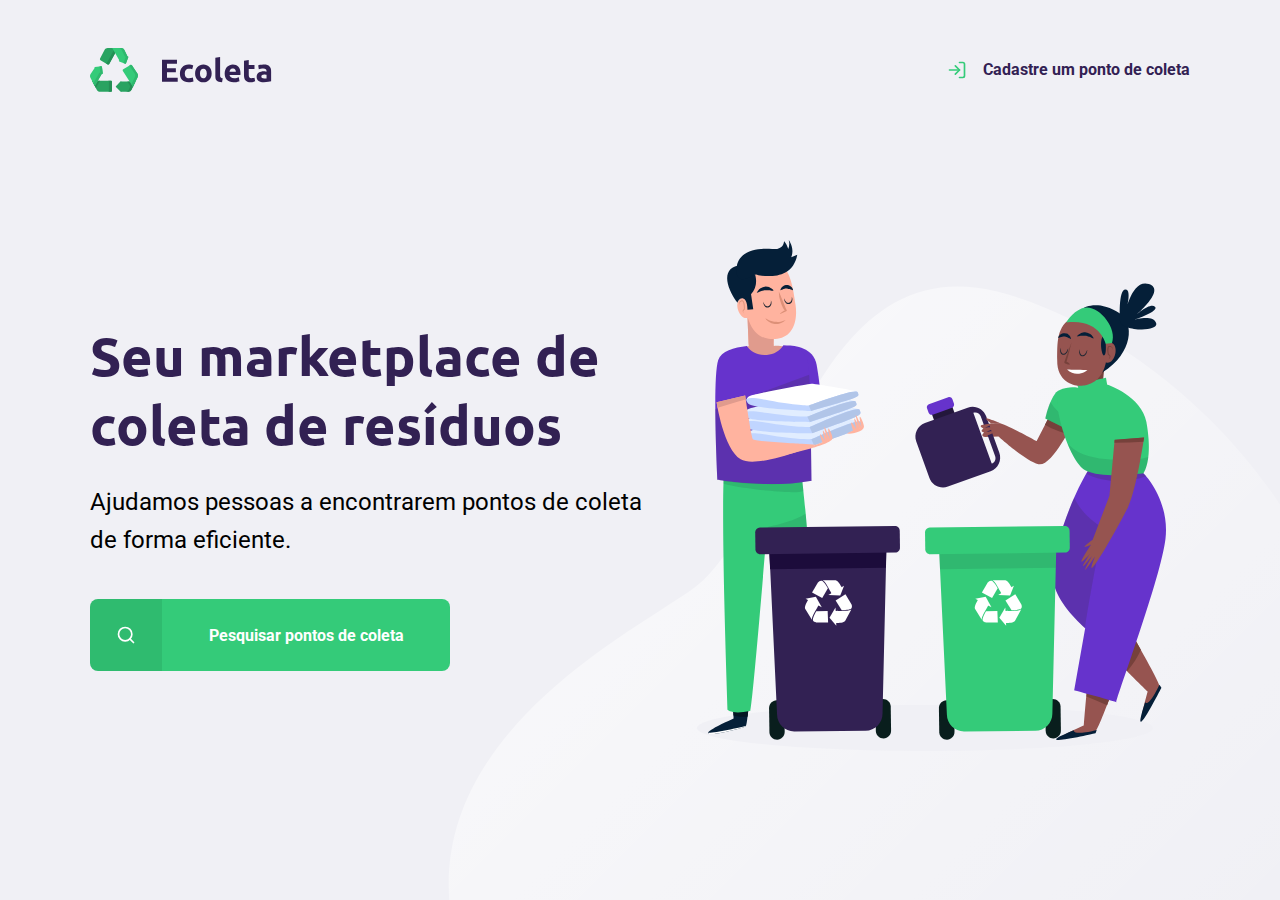
<file: index.html>
<!DOCTYPE html>
<html lang="pt_br">


    <head>
        <meta charset="UTF-8">
        <meta name="viewport" content="width=device-width, initial-scale=1.0">
        <title>Ecoleta</title>

        <link href="https://fonts.googleapis.com/css2?family=Roboto&family=Ubuntu:wght@700&display=swap" rel="stylesheet">
        

        <link rel="stylesheet" href="/styles/main.css">
        <link rel="stylesheet" href="/styles/home.css">
        <link rel="stylesheet" href="/styles/modal.css">
        <link rel="stylesheet" href="/styles/responsive.css">
        

    </head>
    <body>

        <div id="page-home">

            <div class="content">
                <header>
    
                    <img src="/assets/logo.svg" alt="Logomarca">
                
                    <a href="create-point.html">
                        <span></span>

                        Cadastre um ponto de coleta
                        
                    </a>
        
                </header>

                <main>

                    <h1>Seu marketplace de coleta de resíduos</h1>
                    
                <p>Ajudamos pessoas a encontrarem pontos de coleta de forma eficiente.</p>
                   
                <a href="#"><span></span>

                    <strong>Pesquisar pontos de coleta</strong>              

                </a>
                
                </main>
    
                            
            </div>   

        </div>
    
        <div id="modal" class="hide">

            <div class="content">

                <div class="header">
                    <h1>Pontos de coleta</h1>
                    <a href="#">Fechar</a>
                </div>

                <form action="/search-results.html">

                    <label for="search">Cidade</label>

                    <div class="search field">
                        <input type="text" name="search" placeholder="Pesquise por cidade">
                        <button>
                            <img src="/assets/search.svg" alt="Busca">
                        </button>
                    </div>

                </form>

            </div>

        </div>
    
        <script src="/scripts/index.js"></script>
        
    </body>
</html>
</file>
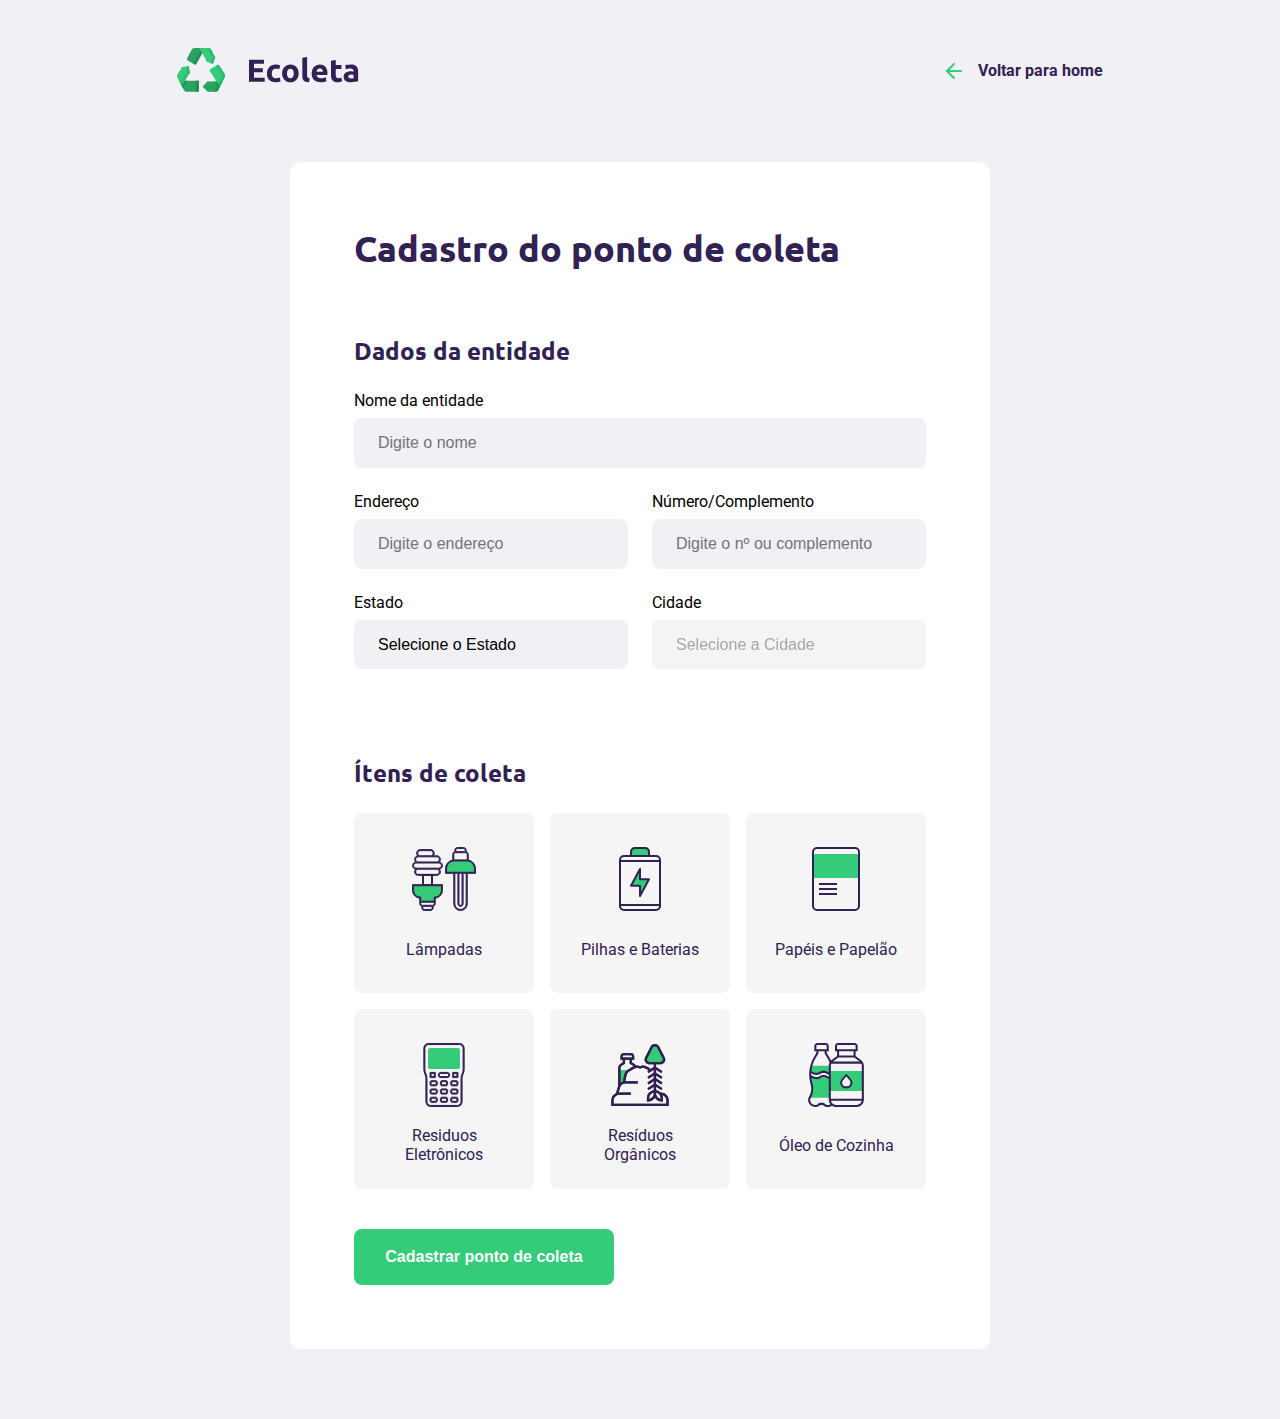
<file: create-point.html>
<!DOCTYPE html>

<html lang="pt_br">

    <head>

        <meta charset="UTF-8">
        <meta name="viewport" content="width=device-width, initial-scale=1.0">
        <title>Criar ponto de coleta</title>

        <link href="https://fonts.googleapis.com/css2?family=Roboto&family=Ubuntu:wght@700&display=swap" rel="stylesheet">
        

        <link rel="stylesheet" href="/styles/main.css">
        <link rel="stylesheet" href="/styles/create-point.css">
        <link rel="stylesheet" href="/styles/responsive.css">
        

    </head>

    <body>

        <div id="page-create-point">

            <header>

                <img src="/assets/logo.svg" alt="Logomarca">
            
                <a href="index.html">
                    <span></span>

                    Voltar para home
                    
                </a>
    
            </header>

            <form action="">

                <h1>Cadastro do ponto de coleta</h1>

                <fieldset>

                        <legend>

                            <h2>Dados da entidade</h2>

                        </legend>


                        <div class="field">

                            <label for="name">Nome da entidade</label>

                            <input type="text" name="name" placeholder="Digite o nome" required>

                        </div>

                        <div class="field-group">

                            <div class="field">

                                <label for="address">Endereço</label>

                                <input type="text" name="address" placeholder="Digite o endereço" required>

                            </div>

                            <div class="field">

                                <label for="address2">Número/Complemento</label>

                                <input type="text" name="address2" placeholder="Digite o nº ou complemento" required>

                            </div>

                        </div>

                        <div class="field-group">

                            <div class="field">

                                <label for="state ">Estado</label>

                                <select name="uf">
                                    <option value="">Selecione o Estado</option>
                                </select>

                                <input type="hidden" name="state" required>

                            </div>

                            <div class="field">

                                <label for="city ">Cidade</label>

                                <select name="city" disabled required>

                                    <option value="">Selecione a Cidade</option>

                                </select>

                            </div>


                        </div>

                </fieldset>  
                
                <fieldset>
                    <legend>

                        <h2>Ítens de coleta</h2>

                    </legend>

                    <div class="items-grid">

                        <li data-id="1">

                            <img src="/assets/lampadas.svg" alt="Lâmpadas">

                            <span>Lâmpadas</span>

                        </li>

                        
                        <li data-id="2">

                            <img src="/assets/baterias.svg" alt="Pilhas e Baterias">

                            <span>Pilhas e Baterias</span>

                        </li>

                        
                        <li data-id="3">

                            <img src="/assets/papeis-papelao.svg" alt="Papéis e Papelão">

                            <span>Papéis e Papelão</span>

                        </li>

                        
                        <li data-id="4">

                            <img src="/assets/eletronicos.svg" alt="Resíduos Eletrônicos">

                            <span>Residuos Eletrônicos</span>

                        </li>

                        
                        <li data-id="5">

                            <img src="/assets/organicos.svg" alt="Resíduos Orgânicos">

                            <span>Resíduos Orgânicos</span>

                        </li>

                        
                        <li data-id="6">

                            <img src="/assets/oleo.svg" alt="Óleo de Cozinha">

                            <span>Óleo de Cozinha</span>

                        </li>

                    </div>

                    <input type="hidden" name="items">

                </fieldset>

                <button type="submit">Cadastrar ponto de coleta</button>

            </form>

        </div>

        <script src="/scripts/create-point.js"></script>
        
    </body>
</html>
</file>
<file: styles/main.css>
:root {
    --title-color: #322153;
    --primary-color: #34cb79;
    --color-transition: #2fb86e;
}

* {
    margin: 0;
    padding: 0;
    box-sizing: border-box;
}

html {
    font-family: Roboto, sans-serif;
}

body {
    background: #f0f0f5 ;
    -webkit-font-smoothing: antialiased;
}

a {
    text-decoration: none;
}

h1, h2, h3, h4, h5, h6 {
    font-family: Ubuntu, sans-serif;
    color: var(--title-color);
}

input {
    flex: 1;
}
</file>
<file: styles/home.css>
#page-home {
    height: 100vh;
    
    background: url('../assets/home-background.svg') no-repeat;
    background-position: 35vw bottom;
}

#page-home .content {
    width: 90%;
    max-width: 1100px;
    height: 100%;

    margin: 0 auto;
    
    display: flex;
    flex-direction: column;
}

#page-home header {

    margin-top: 48px;

    display: flex; /* Tornarmos o header um display flex */
    align-items: center; /* Alinhamos os objetos no centro */
    justify-content: space-between; /* Criamos um espaço entre os objetos */
}

#page-home header a {
    display: flex;
    color: var(--title-color);
    font-weight: 700;

}

#page-home header a span {
    margin-right: 16px;
    display: flex;
 
    background-image: url(../assets/log-in.svg);

    width: 20px;
    height: 20px;

}

#page-home main {
    max-width: 560px ;

    flex: 1;

    display: flex;
    flex-direction: column;
    justify-content: center;
}

#page-home main h1 {
    font-size: 54px;
}

#page-home main p {
    font-size: 24px;
    line-height: 38px;
    margin-top: 24px;
}

#page-home main a {
    width: 100%;
    max-width: 360px;
    height: 72px;

    border-radius: 8px;

    display: flex;
    align-items: center;

    margin-top: 40px;

    background: var(--primary-color);

    transition: 400ms;
    



}

#page-home main a:hover {
    background-color: #2fb86e;
}

#page-home main a span {
    width: 72px;
    height: 72px;

    border-top-left-radius: 8px;
    border-bottom-left-radius: 8px;
    
    background-color: rgba(0, 0, 0, 0.08);
    
    display: flex;
    align-items: center;
    justify-content: center;
}

#page-home main a span::after{
    content: "";
    background-image: url(../assets/search.svg);

    width: 20px;
    height: 20px;
}

#page-home main a strong {
    flex: 1;
    color: white;

    text-align: center;
}
</file>
<file: styles/modal.css>
#modal {
    background-color: #0E0A14fa;

    height: 100vh;
    width: 100vw;

    position: fixed;
    top: 0;

    display: flex;
    justify-content: center;
    align-items: center;

    transition: 400ms;
}

#modal.hide {
    display: none;
}

#modal .content {
    color: white;

    width: 420px;

    display: flex;
    flex-direction: column;
    align-items: center;
}

#modal .header {
    display: flex;
    align-items: center;
    justify-content: space-between;

    margin-bottom: 42px;
}

#modal .header a {
    background-image: url("../assets/x.svg");

    width: 20px;
    height: 20px;

    display: flex;

    font-size: 0.01px;

    margin-left: 12px;
}

#modal .header h1 {
    color: white;

    font-size: 36px;
    line-height: 42px;
}

#modal form label {
    font-size: 14px;
    line-height: 16px;

    display: block;
    margin-bottom: 8px;
}

#modal form .field {
    display: flex;
}

#modal form input {
    flex: 1;

    background-color: #f0f0f5;

    border-radius: 8px 0 0 8px;

    border: 0;

    padding: 16px 24px;

    font-size: 16px;
    color: #6c6c80
}

#modal form button {
    width: 64px;
    height: 58px;

    background-color: var(--primary-color);

    border: 0;
    border-radius: 0 8px 8px 0;

    transition: 300ms;
}

#modal form button:hover {
    background-color: var(--color-transition)
}
</file>
<file: styles/responsive.css>
@media (max-width: 1020px) {
    #page-home {
        background-position-x: 80vw;
    }

    #page-home .content {
        align-items: center;
        text-align: center;
    }

    #page-home header a {
        position: absolute;
        bottom: 50px;

        left: 50%;
        transform: translateX(-50%);
    }

    #page-home main {
        align-items: center;

    }

}

@media (min-width: 1700px) {
    #page-home {
        background-position-x: 40vw;
    }
}

@media (max-height: 730px) {
    #page-home {
        background-position-y: 110px;
    }
}
</file>
<file: styles/create-point.css>
#page-create-point {
    width: 72.3%;
    max-width: 1100;

    margin: 0 auto;
}

#page-create-point header {
    margin-top: 48px;

    display: flex;
    justify-content: space-between;
    align-items: center;
}

#page-create-point header a {
    color: var(--title-color);
    font-weight: bold;

    display: flex;
    align-items: center;

    border: 0;
}

#page-create-point header a span {
    margin-right: 16px;
    background-image: url('../assets/arrow-left.svg');

    display: flex;

    width: 20px;
    height: 23px;
}

form {
    background-color: white;

    margin: 70px auto;
    padding: 64px;

    border-radius: 11px;

    max-width: 700px;

    box-sizing: border-box;
}

form h1 {
    font-size: 36px;
}

form fieldset {
    margin-top: 64px;

    border: 0;
}

fomr legend {
    margin-bottom: 40px;
}

form legend h2 {
    font-size: 24px;
    margin-bottom: 24px;
}

form .field {
    flex: 1;
    display: flex;
    flex-direction: column;

    margin-bottom: 24px;
}

form .field-group {
    display: flex;
}

form input,
form select {

    background-color: #f0f0f5;

    border: 0;
    padding: 16px 24px;
    font-size: 16px;

    border-radius: 8px;

    outline: none;
}

form select {
    -webkit-appearance: none;
    -moz-appearance: none;
    appearance: none;

}

form label {
    font-size: 15ps;
    margin-bottom: 8px;
}

form .field-group .field + .field {
    margin-left: 24px;
}

form button {

    outline: none;
    width: 260px;
    height: 56px;

    background-color: var(--primary-color);
    border-radius: 8px;

    color: white;
    font-weight: bold;
    font-size: 16px;

    border: 0;

    margin-top: 40px;

    transition: background-color 300ms;
}

form button:hover {
    background-color: #2fb86e;
}

.items-grid {
    display: grid;
    grid-template-columns: 1fr 1fr 1fr;
    gap: 16px;
}

.items-grid li {
    background-color: #f5f5f5;
    list-style: none;

    border: 2px solid #f5f5f5;
    border-radius: 8px;

    height: 180px;

    padding: 32px 24px 16px;

    display: flex;
    flex-direction: column;
    align-items: center;
    justify-content: space-between;
    
    text-align: center;

    cursor: pointer;
}

.items-grid li span {
    margin-top: 12px;

    flex: 1;

    display: flex;
    align-items: center;

    color: var(--title-color);
}

.items-grid li.selected {
    background: #e1faec;
    border: 2px solid #34cb79;
}

.items-grid li img,
.items-grid li span {
    pointer-events: none;
}
</file>
